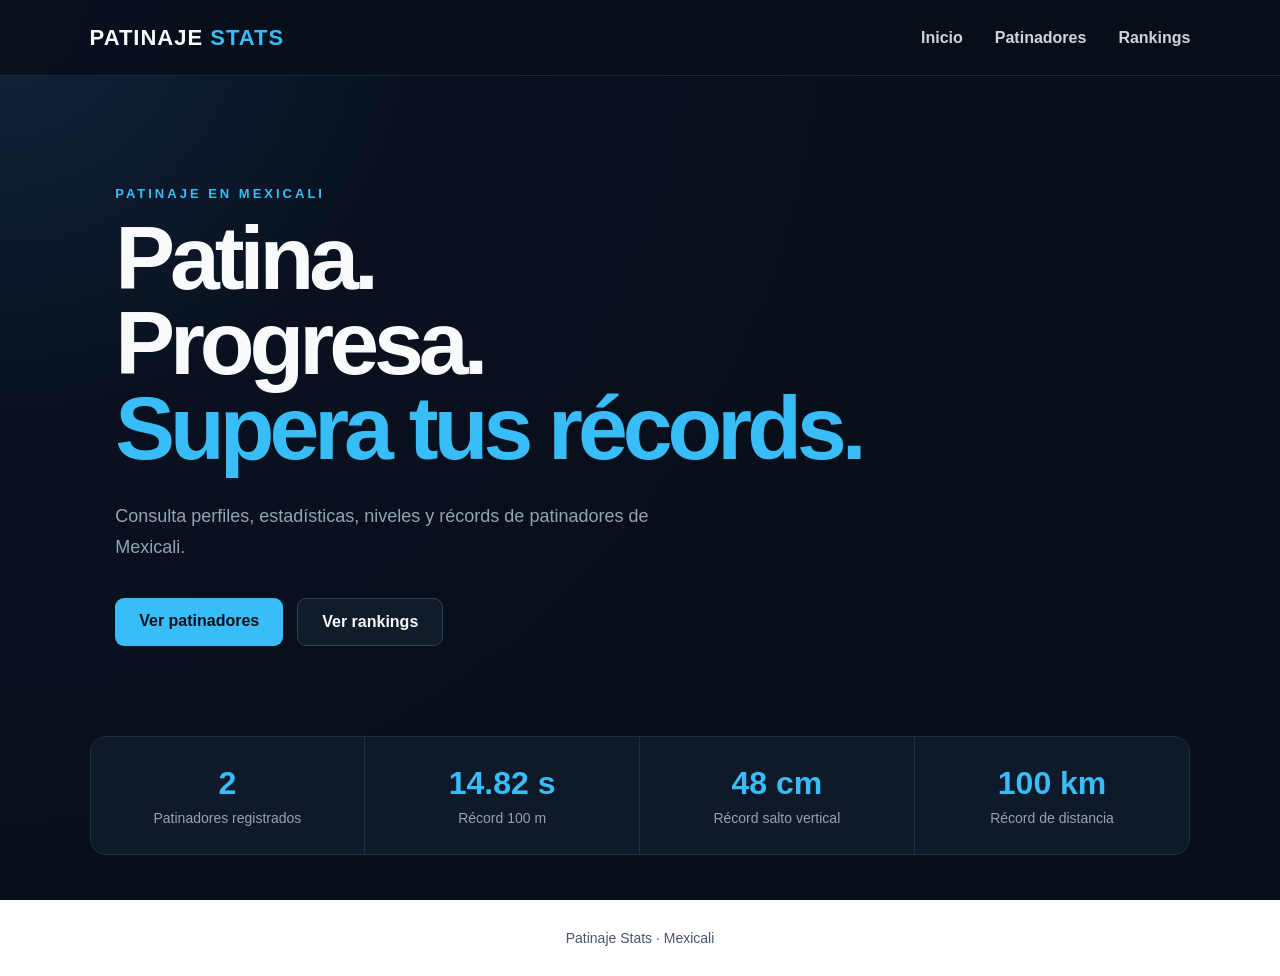
<file: index.html>
<!DOCTYPE html>
<html lang="es">
<head>
    <meta charset="UTF-8">
    <meta name="viewport" content="width=device-width, initial-scale=1.0">

    <title>Patinaje Stats</title>

    <link rel="stylesheet" href="style.css">
</head>

<body>

    <header>
        <div class="logo">
            PATINAJE <span>STATS</span>
        </div>

        <nav>
            <a href="index.html">Inicio</a>
            <a href="patinadores.html">Patinadores</a>
            <a href="rankings.html">Rankings</a>
        </nav>
    </header>


    <main>

        <section class="hero">

            <p class="etiqueta">
                PATINAJE EN MEXICALI
            </p>

            <h1>
                Patina.<br>
                Progresa.<br>
                <span>Supera tus récords.</span>
            </h1>

            <p class="descripcion">
                Consulta perfiles, estadísticas, niveles y récords
                de patinadores de Mexicali.
            </p>

            <div class="botones">

                <a
                    class="boton-principal"
                    href="patinadores.html">
                    Ver patinadores
                </a>

                <a
                    class="boton-secundario"
                    href="rankings.html">
                    Ver rankings
                </a>

            </div>

        </section>


        <section class="resumen">

            <div class="stat">

                <strong id="total-patinadores">
                    —
                </strong>

                <span>
                    Patinadores registrados
                </span>

            </div>


            <div class="stat">

                <strong id="record-100m">
                    —
                </strong>

                <span>
                    Récord 100 m
                </span>

            </div>


            <div class="stat">

                <strong id="record-salto">
                    —
                </strong>

                <span>
                    Récord salto vertical
                </span>

            </div>


            <div class="stat">

                <strong id="record-distancia">
                    —
                </strong>

                <span>
                    Récord de distancia
                </span>

            </div>

        </section>

    </main>


    <footer>
        Patinaje Stats · Mexicali
    </footer>


    <script src="patinadores.js"></script>
    <script src="inicio.js"></script>

</body>
</html>
</file>
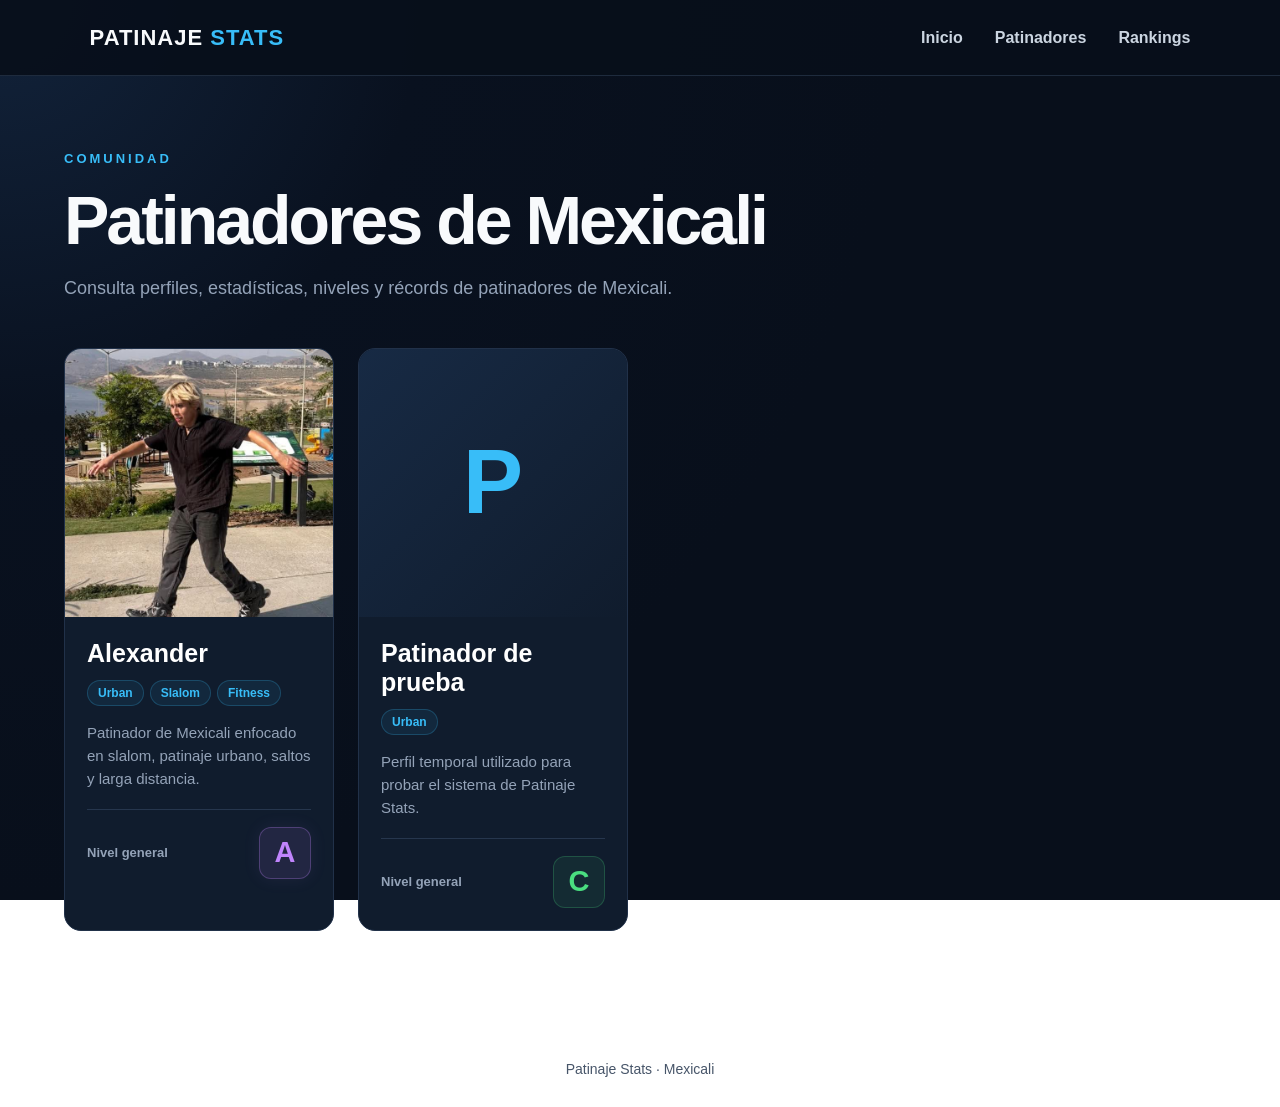
<file: patinadores.html>
<!DOCTYPE html>
<html lang="es">
<head>
    <meta charset="UTF-8">
    <meta name="viewport" content="width=device-width, initial-scale=1.0">

    <title>Patinadores | Patinaje Stats</title>

    <link rel="stylesheet" href="style.css">
</head>

<body>

    <header>
        <div class="logo">
            PATINAJE <span>STATS</span>
        </div>

        <nav>
            <a href="index.html">Inicio</a>
            <a href="patinadores.html">Patinadores</a>
            <a href="rankings.html">Rankings</a>
        </nav>
    </header>

    <main class="pagina">

        <section class="encabezado-pagina">

            <p class="etiqueta">COMUNIDAD</p>

            <h1>Patinadores de Mexicali</h1>

            <p>
                Consulta perfiles, estadísticas, niveles y récords
                de patinadores de Mexicali.
            </p>

        </section>

        <section
            class="grid-alumnos"
            id="lista-patinadores">
        </section>

    </main>

    <footer>
        Patinaje Stats · Mexicali
    </footer>

    <script src="patinadores.js"></script>
    <script src="lista-patinadores.js"></script>

</body>
</html>
</file>
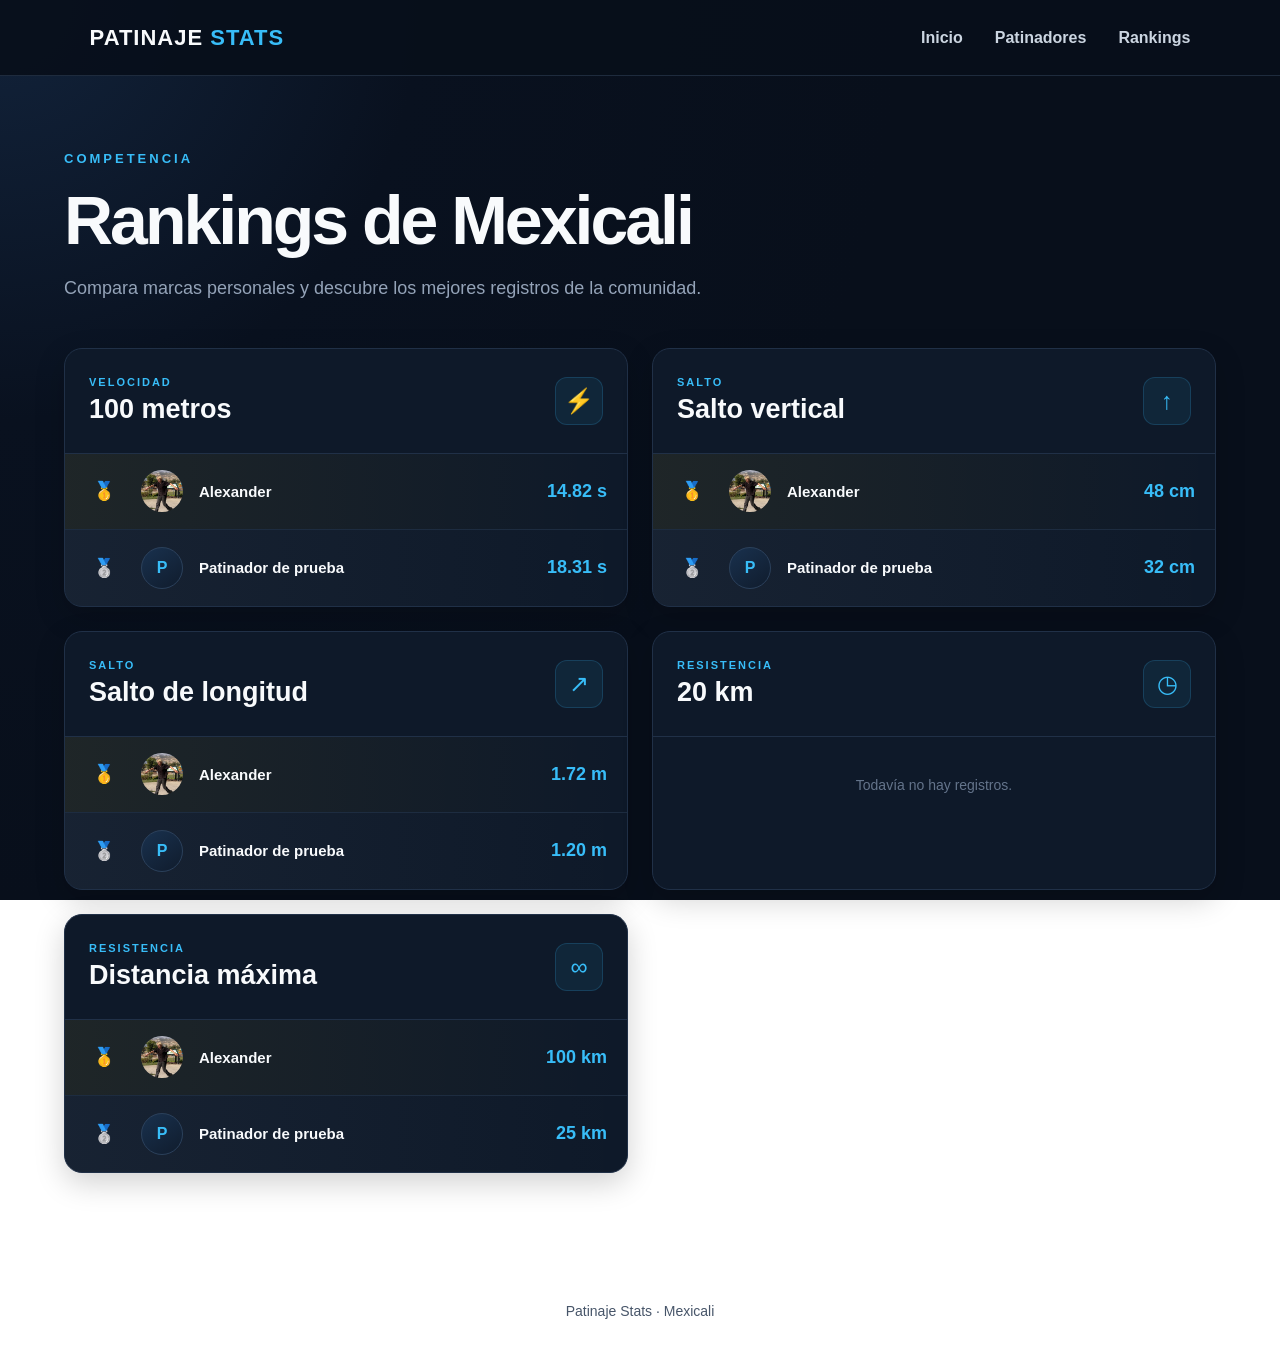
<file: rankings.html>
<!DOCTYPE html>
<html lang="es">
<head>
    <meta charset="UTF-8">
    <meta name="viewport" content="width=device-width, initial-scale=1.0">

    <title>Rankings | Patinaje Stats</title>

    <link rel="stylesheet" href="style.css">
</head>

<body>

    <header>
        <div class="logo">
            PATINAJE <span>STATS</span>
        </div>

        <nav>
            <a href="index.html">Inicio</a>
            <a href="patinadores.html">Patinadores</a>
            <a href="rankings.html">Rankings</a>
        </nav>
    </header>

    <main class="pagina">

        <section class="encabezado-pagina">

            <p class="etiqueta">COMPETENCIA</p>

            <h1>Rankings de Mexicali</h1>

            <p>
                Compara marcas personales y descubre los mejores registros
                de la comunidad.
            </p>

        </section>


        <section class="rankings-grid">

            <article class="ranking-card">

                <div class="ranking-header">
                    <div>
                        <p class="etiqueta-ranking">VELOCIDAD</p>
                        <h2>100 metros</h2>
                    </div>

                    <span class="ranking-icono">⚡</span>
                </div>

                <div
                    class="ranking-lista"
                    id="ranking-100m">
                </div>

            </article>


            <article class="ranking-card">

                <div class="ranking-header">
                    <div>
                        <p class="etiqueta-ranking">SALTO</p>
                        <h2>Salto vertical</h2>
                    </div>

                    <span class="ranking-icono">↑</span>
                </div>

                <div
                    class="ranking-lista"
                    id="ranking-vertical">
                </div>

            </article>


            <article class="ranking-card">

                <div class="ranking-header">
                    <div>
                        <p class="etiqueta-ranking">SALTO</p>
                        <h2>Salto de longitud</h2>
                    </div>

                    <span class="ranking-icono">↗</span>
                </div>

                <div
                    class="ranking-lista"
                    id="ranking-longitud">
                </div>

            </article>


            <article class="ranking-card">

                <div class="ranking-header">
                    <div>
                        <p class="etiqueta-ranking">RESISTENCIA</p>
                        <h2>20 km</h2>
                    </div>

                    <span class="ranking-icono">◷</span>
                </div>

                <div
                    class="ranking-lista"
                    id="ranking-20km">
                </div>

            </article>


            <article class="ranking-card">

                <div class="ranking-header">
                    <div>
                        <p class="etiqueta-ranking">RESISTENCIA</p>
                        <h2>Distancia máxima</h2>
                    </div>

                    <span class="ranking-icono">∞</span>
                </div>

                <div
                    class="ranking-lista"
                    id="ranking-distancia">
                </div>

            </article>

        </section>

    </main>

    <footer>
        Patinaje Stats · Mexicali
    </footer>

    <script src="patinadores.js"></script>
    <script src="rankings.js"></script>

</body>
</html>
</file>
<file: style.css>
/* =========================================================
   PATINAJE STATS
   ========================================================= */


/* ---------- CONFIGURACIÓN GENERAL ---------- */

* {
    box-sizing: border-box;
    margin: 0;
    padding: 0;
}

html {
    scroll-behavior: smooth;
}

body {
    font-family: Arial, Helvetica, sans-serif;

    background:
        radial-gradient(
            circle at top left,
            #12233b 0,
            #09111f 420px,
            #080f1b 900px
        );

    background-attachment: fixed;

    color: #f8fafc;

    min-height: 100vh;
}


/* =========================================================
   HEADER
   ========================================================= */

header {
    height: 76px;

    padding: 0 7%;

    display: flex;
    align-items: center;
    justify-content: space-between;

    background: rgba(8, 15, 27, 0.94);

    border-bottom: 1px solid #1e2b3d;

    position: sticky;
    top: 0;

    z-index: 100;
}

.logo {
    font-size: 22px;

    font-weight: 900;

    letter-spacing: 1px;
}

.logo span {
    color: #38bdf8;
}

nav {
    display: flex;

    gap: 32px;
}

nav a {
    color: #cbd5e1;

    text-decoration: none;

    font-weight: 600;

    transition: color 0.2s;
}

nav a:hover {
    color: #38bdf8;
}


/* =========================================================
   ELEMENTOS GENERALES
   ========================================================= */

.etiqueta {
    color: #38bdf8;

    font-size: 13px;

    font-weight: 800;

    letter-spacing: 3px;

    text-transform: uppercase;

    margin-bottom: 15px;
}

footer {
    padding: 30px;

    text-align: center;

    color: #475569;

    font-size: 14px;
}


/* =========================================================
   INICIO
   ========================================================= */

main {
    min-height: calc(100vh - 76px);
}

.hero {
    padding: 110px 9% 90px;

    max-width: 1200px;
}

.hero h1 {
    font-size: clamp(55px, 7vw, 95px);

    line-height: 0.95;

    letter-spacing: -5px;

    font-weight: 900;
}

.hero h1 span {
    color: #38bdf8;
}

.descripcion {
    max-width: 580px;

    margin-top: 30px;

    color: #94a3b8;

    font-size: 18px;

    line-height: 1.7;
}

.botones {
    display: flex;

    gap: 14px;

    margin-top: 35px;
}

.botones a {
    padding: 14px 24px;

    border-radius: 9px;

    font-weight: 700;

    text-decoration: none;

    transition:
        transform 0.2s,
        background 0.2s;
}

.botones a:hover {
    transform: translateY(-2px);
}

.boton-principal {
    background: #38bdf8;

    color: #06101c;
}

.boton-secundario {
    color: #f8fafc;

    border: 1px solid #334155;

    background: #111c2b;
}


/* ---------- RESUMEN INICIO ---------- */

.resumen {
    margin: 0 7% 80px;

    display: grid;

    grid-template-columns: repeat(4, 1fr);

    background: #0e1929;

    border: 1px solid #1f3045;

    border-radius: 16px;

    overflow: hidden;
}

.stat {
    padding: 28px 20px;

    text-align: center;

    border-right: 1px solid #1f3045;
}

.stat:last-child {
    border-right: none;
}

.stat strong {
    display: block;

    color: #38bdf8;

    font-size: 32px;
}

.stat span {
    display: block;

    margin-top: 8px;

    color: #94a3b8;

    font-size: 14px;
}


/* =========================================================
   PÁGINA DE PATINADORES
   ========================================================= */

.pagina {
    width: min(1250px, 90%);

    margin: auto;

    padding: 75px 0 100px;
}

.encabezado-pagina {
    margin-bottom: 45px;

    max-width: 750px;
}

.encabezado-pagina h1 {
    font-size: clamp(42px, 6vw, 68px);

    letter-spacing: -3px;

    margin-bottom: 15px;
}

.encabezado-pagina > p:last-child {
    color: #94a3b8;

    font-size: 18px;

    line-height: 1.6;
}


/* ---------- TARJETAS ---------- */

.grid-alumnos {
    display: grid;

    grid-template-columns:
        repeat(auto-fill, minmax(260px, 1fr));

    gap: 24px;
}

.tarjeta-alumno {
    background: #101c2d;

    border: 1px solid #213149;

    border-radius: 17px;

    overflow: hidden;

    color: white;

    text-decoration: none;

    transition:
        transform 0.2s ease,
        border-color 0.2s ease,
        box-shadow 0.2s ease;
}

.tarjeta-alumno:hover {
    transform: translateY(-5px);

    border-color: #38bdf8;

    box-shadow:
        0 15px 40px rgba(0, 0, 0, 0.25);
}

.tarjeta-alumno img {
    display: block;

    width: 100%;

    aspect-ratio: 1 / 1;

    object-fit: cover;
}

.foto-placeholder {
    width: 100%;

    aspect-ratio: 1 / 1;

    display: flex;

    align-items: center;

    justify-content: center;

    background:
        linear-gradient(
            135deg,
            #172a44,
            #101c2d
        );

    color: #38bdf8;

    font-size: 90px;

    font-weight: 900;
}

.contenido-tarjeta {
    padding: 22px;
}

.contenido-tarjeta h2 {
    font-size: 25px;

    margin-bottom: 12px;
}

.contenido-tarjeta p {
    color: #94a3b8;

    line-height: 1.55;

    font-size: 15px;

    min-height: 70px;
}

.modalidades-tarjeta {
    display: flex;

    flex-wrap: wrap;

    gap: 6px;

    margin-bottom: 15px;
}

.modalidades-tarjeta span,
.modalidades-perfil span {
    padding: 5px 10px;

    border-radius: 20px;

    background: rgba(56, 189, 248, 0.08);

    border: 1px solid rgba(56, 189, 248, 0.22);

    color: #38bdf8;

    font-size: 12px;

    font-weight: 700;
}

.nivel-destacado {
    display: flex;

    justify-content: space-between;

    align-items: center;

    margin-top: 18px;

    padding-top: 17px;

    border-top: 1px solid #26364d;

    color: #94a3b8;
}

.nivel-destacado strong {
    color: #38bdf8;

    font-size: 30px;
}


/* =========================================================
   PERFIL
   ========================================================= */

.pagina-perfil {
    width: min(1200px, 90%);

    margin: auto;

    padding: 45px 0 100px;
}

.volver {
    display: inline-flex;

    align-items: center;

    margin-bottom: 28px;

    color: #94a3b8;

    text-decoration: none;

    font-size: 14px;
}

.volver:hover {
    color: #38bdf8;
}


/* ---------- CABECERA PERFIL ---------- */

.perfil-superior {
    display: flex;

    align-items: center;

    gap: 45px;

    padding: 32px;

    background: #0e1929;

    border: 1px solid #203047;

    border-radius: 20px;

    overflow: hidden;
}


/*
   ESTA ES LA REGLA IMPORTANTE:
   LA FOTO NO PUEDE SER MÁS GRANDE QUE 260 PX.
*/

.perfil-foto-contenedor {
    width: 260px;

    min-width: 260px;

    height: 260px;

    flex: 0 0 260px;
}

#perfil-foto {
    width: 260px;

    height: 260px;

    border-radius: 16px;

    overflow: hidden;

    border: 1px solid #2b405b;

    background: #132239;
}

#perfil-foto img {
    width: 100%;

    height: 100%;

    object-fit: cover;

    display: block;
}


/*
   Sobrescribe el placeholder general para el perfil.
*/

#perfil-foto .foto-placeholder {
    width: 260px;

    height: 260px;

    aspect-ratio: auto;

    display: flex;

    align-items: center;

    justify-content: center;

    font-size: 105px;

    background:
        linear-gradient(
            145deg,
            #19314e,
            #101c2d
        );
}

.perfil-info {
    flex: 1;

    min-width: 0;
}

.perfil-info .etiqueta {
    margin-bottom: 10px;
}

.perfil-info h1 {
    font-size: clamp(42px, 6vw, 72px);

    line-height: 1;

    letter-spacing: -3px;

    margin-bottom: 18px;
}

.modalidades-perfil {
    display: flex;

    flex-wrap: wrap;

    gap: 7px;

    margin-bottom: 20px;
}

.perfil-descripcion {
    color: #9aa9bd;

    font-size: 17px;

    line-height: 1.65;

    max-width: 650px;
}

.dato-extra {
    display: inline-flex;

    flex-direction: column;

    gap: 4px;

    margin-top: 22px;

    padding: 11px 15px;

    border-radius: 9px;

    background: #121f31;
}

.dato-extra span {
    color: #64748b;

    font-size: 12px;
}

.dato-extra strong {
    color: #e2e8f0;

    font-size: 16px;
}


/* =========================================================
   SECCIONES DEL PERFIL
   ========================================================= */

.seccion-perfil {
    margin-top: 65px;
}

.titulo-seccion {
    margin-bottom: 25px;
}

.titulo-seccion .etiqueta {
    margin-bottom: 8px;
}

.titulo-seccion h2 {
    font-size: 36px;

    letter-spacing: -1px;
}


/* =========================================================
   ESTADÍSTICAS
   ========================================================= */

.grid-estadisticas {
    display: grid;

    grid-template-columns: repeat(3, 1fr);

    gap: 14px;
}

.tarjeta-estadistica {
    min-height: 135px;

    padding: 20px;

    display: flex;

    flex-direction: column;

    justify-content: center;

    background: #0e1929;

    border: 1px solid #203047;

    border-radius: 14px;
}

.tarjeta-estadistica span {
    color: #8fa0b7;

    font-size: 13px;

    font-weight: 600;
}

.tarjeta-estadistica strong {
    color: #f8fafc;

    font-size: 32px;

    margin-top: 9px;

    line-height: 1;
}

.tarjeta-estadistica small {
    color: #38bdf8;

    margin-top: 7px;

    font-size: 12px;
}


/* =========================================================
   HABILIDADES + RADAR
   ========================================================= */

.habilidades-contenedor {
    display: grid;

    grid-template-columns: 360px minmax(0, 1fr);

    gap: 35px;

    align-items: stretch;
}

.lista-habilidades {
    background: #0e1929;

    border: 1px solid #203047;

    border-radius: 16px;

    overflow: hidden;
}

.habilidad {
    min-height: 72px;

    padding: 14px 20px;

    display: flex;

    align-items: center;

    justify-content: space-between;

    border-bottom: 1px solid #203047;
}

.habilidad:last-child {
    border-bottom: none;
}

.habilidad span {
    color: #cbd5e1;

    font-weight: 600;
}

.habilidad strong {
    width: 45px;

    height: 45px;

    display: flex;

    align-items: center;

    justify-content: center;

    border-radius: 10px;

    color: #38bdf8;

    background: rgba(56, 189, 248, 0.08);

    border: 1px solid rgba(56, 189, 248, 0.2);

    font-size: 26px;
}

.radar-contenedor {
    width: 100%;

    height: 445px;

    padding: 20px;

    background: #0e1929;

    border: 1px solid #203047;

    border-radius: 16px;
}

.radar-contenedor canvas {
    width: 100% !important;

    height: 100% !important;
}


/* =========================================================
   PERFIL NO ENCONTRADO
   ========================================================= */

.perfil-no-encontrado {
    min-height: 500px;

    display: flex;

    flex-direction: column;

    align-items: center;

    justify-content: center;

    text-align: center;
}

.perfil-no-encontrado h1 {
    font-size: 45px;

    margin-bottom: 12px;
}

.perfil-no-encontrado p {
    color: #94a3b8;

    margin-bottom: 20px;
}

.perfil-no-encontrado a {
    color: #38bdf8;

    text-decoration: none;
}


/* =========================================================
   TABLET
   ========================================================= */

@media (max-width: 900px) {

    .resumen {
        grid-template-columns: repeat(2, 1fr);
    }

    .stat:nth-child(2) {
        border-right: none;
    }

    .grid-estadisticas {
        grid-template-columns: repeat(2, 1fr);
    }

    .habilidades-contenedor {
        grid-template-columns: 1fr;
    }

}


/* =========================================================
   CELULAR
   ========================================================= */

@media (max-width: 700px) {

    header {
        height: auto;

        min-height: 70px;

        padding: 15px 5%;

        flex-direction: column;

        gap: 13px;
    }

    nav {
        gap: 18px;
    }

    nav a {
        font-size: 13px;
    }

    .hero {
        padding: 75px 7% 55px;
    }

    .hero h1 {
        letter-spacing: -3px;
    }

    .botones {
        flex-direction: column;

        align-items: flex-start;
    }

    .resumen {
        margin: 0 5% 50px;

        grid-template-columns: 1fr 1fr;
    }

    .stat {
        border-right: none;

        border-bottom: 1px solid #1f3045;
    }


    /* PERFIL */

    .pagina-perfil {
        width: 92%;

        padding-top: 30px;
    }

    .perfil-superior {
        flex-direction: column;

        align-items: flex-start;

        gap: 25px;

        padding: 22px;
    }

    .perfil-foto-contenedor {
        width: 170px;

        min-width: 170px;

        height: 170px;

        flex-basis: 170px;
    }

    #perfil-foto {
        width: 170px;

        height: 170px;
    }

    #perfil-foto .foto-placeholder {
        width: 170px;

        height: 170px;

        font-size: 70px;
    }

    .perfil-info h1 {
        font-size: 44px;

        letter-spacing: -2px;
    }

    .grid-estadisticas {
        grid-template-columns: 1fr 1fr;
    }

    .tarjeta-estadistica {
        min-height: 120px;

        padding: 16px;
    }

    .tarjeta-estadistica strong {
        font-size: 26px;
    }

    .radar-contenedor {
        height: 350px;
    }

}


/* =========================================================
   CELULARES PEQUEÑOS
   ========================================================= */

@media (max-width: 450px) {

    .grid-estadisticas {
        grid-template-columns: 1fr;
    }

    .grid-alumnos {
        grid-template-columns: 1fr;
    }

}

/* =========================================================
   FIX DEFINITIVO DE RANKINGS
   ========================================================= */

.rankings-grid {
    display: grid !important;
    grid-template-columns: repeat(2, minmax(0, 1fr)) !important;
    gap: 24px !important;
    margin-top: 30px;
}


.ranking-card {
    display: block;

    background: #0e1929 !important;

    border: 1px solid #203047 !important;

    border-radius: 18px !important;

    overflow: hidden !important;

    box-shadow:
        0 10px 30px rgba(0, 0, 0, 0.18);
}


/* CABECERA DE CADA RANKING */

.ranking-header {
    min-height: 105px;

    padding: 24px !important;

    display: flex !important;

    align-items: center !important;

    justify-content: space-between !important;

    border-bottom:
        1px solid #203047 !important;
}


.etiqueta-ranking {
    color: #38bdf8 !important;

    font-size: 11px !important;

    font-weight: 900 !important;

    letter-spacing: 2px !important;

    margin-bottom: 6px !important;
}


.ranking-header h2 {
    color: #f8fafc !important;

    font-size: 27px !important;

    margin: 0 !important;
}


.ranking-icono {
    width: 48px !important;

    height: 48px !important;

    flex: 0 0 48px;

    display: flex !important;

    align-items: center !important;

    justify-content: center !important;

    border-radius: 12px !important;

    background:
        rgba(56, 189, 248, 0.08) !important;

    border:
        1px solid
        rgba(56, 189, 248, 0.18) !important;

    color: #38bdf8 !important;

    font-size: 24px !important;
}


/* LISTA */

.ranking-lista {
    display: block !important;
}


.ranking-fila {
    min-height: 76px !important;

    padding: 12px 20px !important;

    display: grid !important;

    grid-template-columns:
        44px
        46px
        minmax(0, 1fr)
        auto !important;

    align-items: center !important;

    gap: 12px !important;

    width: 100%;

    color: #f8fafc !important;

    text-decoration: none !important;

    border-bottom:
        1px solid #1d2c40 !important;

    background: transparent;

    transition:
        background 0.2s ease,
        transform 0.2s ease;
}


.ranking-fila:last-child {
    border-bottom: none !important;
}


.ranking-fila:hover {
    background:
        rgba(56, 189, 248, 0.055) !important;
}


/* POSICIÓN */

.ranking-posicion {
    width: 38px;

    text-align: center;

    color: #94a3b8 !important;

    font-size: 18px !important;

    font-weight: 900 !important;
}


/* FOTO */

.ranking-avatar {
    width: 42px !important;

    height: 42px !important;
}


.ranking-avatar img {
    width: 42px !important;

    height: 42px !important;

    object-fit: cover !important;

    border-radius: 50% !important;

    display: block !important;
}


.ranking-inicial {
    width: 42px !important;

    height: 42px !important;

    display: flex !important;

    align-items: center !important;

    justify-content: center !important;

    border-radius: 50% !important;

    background:
        linear-gradient(
            145deg,
            #19314e,
            #101c2d
        ) !important;

    border:
        1px solid #2b405b !important;

    color: #38bdf8 !important;

    font-weight: 900 !important;

    text-decoration: none !important;
}


/* NOMBRE */

.ranking-nombre {
    color: #f8fafc !important;

    font-size: 15px !important;

    font-weight: 700 !important;

    overflow: hidden;

    text-overflow: ellipsis;

    white-space: nowrap;
}


/* MARCA */

.ranking-valor {
    color: #38bdf8 !important;

    font-size: 18px !important;

    font-weight: 900 !important;

    white-space: nowrap !important;

    text-align: right;
}


/* QUITAR MORADO DE LINKS */

.ranking-card a,
.ranking-card a:visited,
.ranking-card a:active {
    color: inherit !important;

    text-decoration: none !important;
}


/* SIN REGISTROS */

.ranking-vacio {
    padding: 40px 25px !important;

    color: #64748b !important;

    text-align: center !important;

    font-size: 14px;
}


/* =========================================================
   PODIO
   ========================================================= */

.ranking-fila:nth-child(1) {
    background:
        linear-gradient(
            90deg,
            rgba(250, 204, 21, 0.07),
            transparent
        );
}


.ranking-fila:nth-child(2) {
    background:
        linear-gradient(
            90deg,
            rgba(203, 213, 225, 0.05),
            transparent
        );
}


.ranking-fila:nth-child(3) {
    background:
        linear-gradient(
            90deg,
            rgba(180, 83, 9, 0.05),
            transparent
        );
}


/* =========================================================
   RESPONSIVE
   ========================================================= */

@media (max-width: 900px) {

    .rankings-grid {
        grid-template-columns: 1fr !important;
    }

}


@media (max-width: 520px) {

    .ranking-header {
        padding: 20px !important;
    }

    .ranking-header h2 {
        font-size: 23px !important;
    }

    .ranking-fila {
        grid-template-columns:
            34px
            40px
            minmax(0, 1fr)
            auto !important;

        gap: 9px !important;

        padding: 10px 13px !important;
    }

    .ranking-avatar,
    .ranking-avatar img,
    .ranking-inicial {
        width: 38px !important;

        height: 38px !important;
    }

    .ranking-nombre {
        font-size: 13px !important;
    }

    .ranking-valor {
        font-size: 14px !important;
    }

}

/* =========================================================
   COLORES DE NIVELES
   ========================================================= */


/* BASE */

.habilidad strong {
    width: 48px;
    height: 48px;

    display: flex;
    align-items: center;
    justify-content: center;

    border-radius: 11px;

    font-size: 26px;
    font-weight: 900;

    border: 1px solid transparent;

    transition:
        transform 0.2s ease,
        box-shadow 0.2s ease;
}


.habilidad:hover strong {
    transform: scale(1.08);
}


/* ---------- NIVEL E ---------- */

.nivel-e {
    color: #94a3b8 !important;

    background:
        rgba(148, 163, 184, 0.08) !important;

    border-color:
        rgba(148, 163, 184, 0.20) !important;
}


/* ---------- NIVEL D ---------- */

.nivel-d {
    color: #7dd3fc !important;

    background:
        rgba(125, 211, 252, 0.08) !important;

    border-color:
        rgba(125, 211, 252, 0.22) !important;
}


/* ---------- NIVEL C ---------- */

.nivel-c {
    color: #4ade80 !important;

    background:
        rgba(74, 222, 128, 0.08) !important;

    border-color:
        rgba(74, 222, 128, 0.22) !important;
}


/* ---------- NIVEL B ---------- */

.nivel-b {
    color: #38bdf8 !important;

    background:
        rgba(56, 189, 248, 0.09) !important;

    border-color:
        rgba(56, 189, 248, 0.25) !important;
}


/* ---------- NIVEL A ---------- */

.nivel-a {
    color: #c084fc !important;

    background:
        rgba(192, 132, 252, 0.10) !important;

    border-color:
        rgba(192, 132, 252, 0.28) !important;

    box-shadow:
        0 0 18px
        rgba(192, 132, 252, 0.08);
}


/* ---------- NIVEL S ---------- */

.nivel-s {
    color: #facc15 !important;

    background:
        linear-gradient(
            145deg,
            rgba(250, 204, 21, 0.15),
            rgba(245, 158, 11, 0.05)
        ) !important;

    border-color:
        rgba(250, 204, 21, 0.38) !important;

    box-shadow:
        0 0 20px
        rgba(250, 204, 21, 0.13);
}


/* S MÁS LLAMATIVA */

.habilidad:hover .nivel-s {
    box-shadow:
        0 0 28px
        rgba(250, 204, 21, 0.22);
}

/* =========================================================
   NIVEL GENERAL EN TARJETAS
   ========================================================= */

.nivel-general-texto {
    display: flex;

    flex-direction: column;

    gap: 3px;
}


.nivel-general-texto span {
    color: #94a3b8;

    font-size: 13px;

    font-weight: 600;
}


.nivel-general-badge {
    width: 52px;

    height: 52px;

    display: flex;

    align-items: center;

    justify-content: center;

    border-radius: 12px;

    font-size: 29px !important;

    font-weight: 900;

    border: 1px solid transparent;
}


/* Nivel S general un poco más especial */

.nivel-general-badge.nivel-s {

    box-shadow:
        0 0 22px
        rgba(250, 204, 21, 0.18);
}

/* =========================================================
   NIVEL GENERAL DENTRO DEL PERFIL
   ========================================================= */

.nombre-y-nivel {
    display: flex;

    align-items: center;

    justify-content: space-between;

    gap: 30px;

    margin-bottom: 18px;
}


.nombre-y-nivel h1 {
    margin-bottom: 0;
}


.nivel-general-perfil {
    min-width: 115px;

    display: flex;

    flex-direction: column;

    align-items: center;

    gap: 7px;

    padding: 13px 15px;

    background: #111e30;

    border: 1px solid #26384f;

    border-radius: 14px;
}


.nivel-general-perfil span {
    color: #64748b;

    font-size: 9px;

    font-weight: 900;

    letter-spacing: 1.4px;

    white-space: nowrap;
}


.nivel-general-perfil strong {
    width: 60px;

    height: 60px;

    display: flex;

    align-items: center;

    justify-content: center;

    border-radius: 13px;

    font-size: 36px;

    font-weight: 900;

    border: 1px solid transparent;
}


/* Nivel S más destacado dentro del perfil */

.nivel-general-perfil strong.nivel-s {
    box-shadow:
        0 0 30px
        rgba(250, 204, 21, 0.20);
}


/* =========================================================
   NIVEL GENERAL EN CELULAR
   ========================================================= */

@media (max-width: 700px) {

    .nombre-y-nivel {
        align-items: flex-end;

        gap: 15px;
    }

    .nivel-general-perfil {
        min-width: 90px;

        padding: 10px;
    }

    .nivel-general-perfil span {
        font-size: 8px;

        letter-spacing: 1px;
    }

    .nivel-general-perfil strong {
        width: 50px;

        height: 50px;

        font-size: 30px;
    }

}


@media (max-width: 450px) {

    .nombre-y-nivel {
        flex-direction: column;

        align-items: flex-start;
    }

    .nivel-general-perfil {
        flex-direction: row;

        width: auto;

        gap: 12px;
    }

}
</file>
